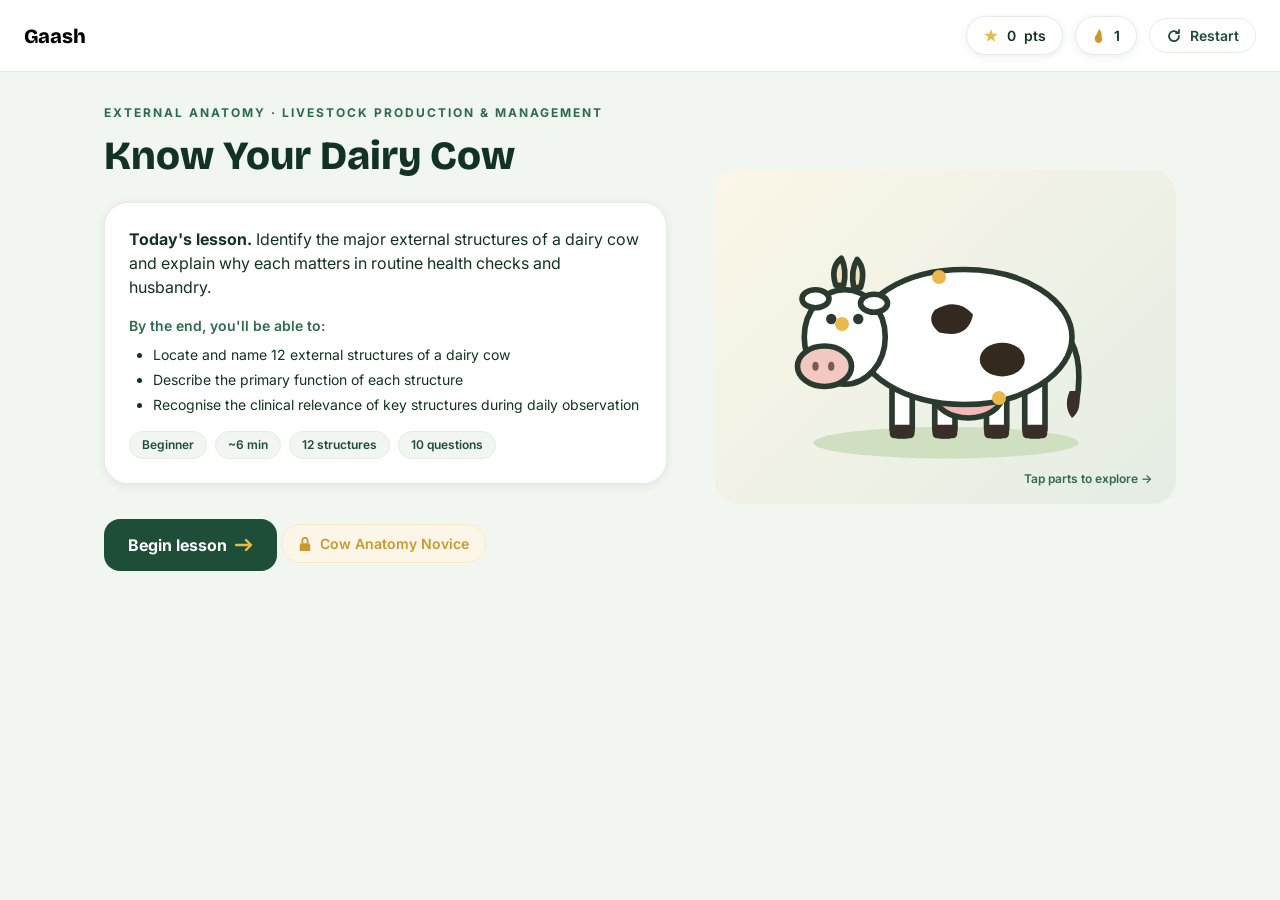
<file: index.html>
<!DOCTYPE html>
<html lang="en">
<head>
  <meta charset="UTF-8">
  <meta name="viewport" content="width=device-width, initial-scale=1.0">
  <title>Gaash: Know Your Dairy Cow</title>

  <!-- Two fonts only: Bricolage Grotesque (display) + Inter (body) -->
  <link rel="preconnect" href="https://fonts.googleapis.com">
  <link rel="preconnect" href="https://fonts.gstatic.com" crossorigin>
  <link href="https://fonts.googleapis.com/css2?family=Bricolage+Grotesque:opsz,wght@12..96,400;12..96,600;12..96,800&family=Inter:wght@400;600;800&display=swap" rel="stylesheet">

  <link rel="stylesheet" href="styles.css">
</head>
<body>
  <!-- Accessibility: lets keyboard users jump straight to content -->
  <a class="skip-link" href="#main">Skip to content</a>

  <!-- ===== Persistent top bar (lives on every screen) ===== -->
  <header class="app-bar">
    <button class="brand" data-goto="welcome" aria-label="Gaash, go to start">
      <span class="brand__name">Gaash</span>
    </button>

    <div class="app-bar__right">
      <div class="stats" aria-label="Your progress">
        <span class="chip" id="chip-points">
          <svg class="chip__icon" width="16" height="16" viewBox="-9 -9 18 18" aria-hidden="true">
            <path d="M0,-8 L1.9,-2.6 L7.7,-2.5 L3,1 L4.8,6.6 L0,3.2 L-4.8,6.6 L-3,1 L-7.7,-2.5 L-1.9,-2.6 Z" fill="#EBB84A"/>
          </svg>
          <span id="points-value">0</span> pts
        </span>
        <span class="chip" id="chip-streak" title="Daily learning streak" aria-label="Daily learning streak">
          <svg class="chip__icon" width="14" height="16" viewBox="0 0 14 16" aria-hidden="true">
            <path d="M7 1 c4 4 2 7 3 9 c1 2 -1 5 -3 5 c-3 0 -5 -3 -4 -6 c1 -2 3 -5 4 -8 Z" fill="#C9992F"/>
          </svg>
          <span id="streak-value">0</span>
        </span>
      </div>
      <button class="iconbtn" id="restart-btn" aria-label="Restart lesson" title="Restart lesson">
        <svg width="16" height="16" viewBox="0 0 16 16" fill="none" aria-hidden="true">
          <path d="M13 8a5 5 0 1 1-1.5-3.5M13 2v3h-3" stroke="currentColor" stroke-width="1.8" stroke-linecap="round" stroke-linejoin="round"/>
        </svg>
        Restart
      </button>
    </div>
  </header>

  <!-- ===== Screens: only one is visible at a time ===== -->
  <main id="main">
    <!-- Screen 1 -->
    <section class="screen is-active" id="screen-welcome" aria-label="Welcome">
      <p class="placeholder">Screen 1 · Welcome</p>
    </section>

    <!-- Screen 2 -->
    <section class="screen" id="screen-lesson" aria-label="Lesson">
      <p class="placeholder">Screen 2 · Lesson</p>
    </section>

    <!-- Screen 3 -->
    <section class="screen" id="screen-quiz" aria-label="Quiz">
      <p class="placeholder">Screen 3 · Quiz</p>
    </section>

    <!-- Screen 4 -->
    <section class="screen" id="screen-reward" aria-label="Lesson complete">
      <p class="placeholder">Screen 4 · Reward</p>
    </section>
  </main>

  <!-- Each lesson is a separate data file (data-driven & scalable) -->
  <script src="lessons/cow.js"></script>
  <script src="lessons/buffalo.js"></script>
  <script src="app.js"></script>
</body>
</html>
</file>
<file: styles.css>
/* =====================================================================
   GAASH: DESIGN SYSTEM
   Two fonts (Bricolage Grotesque + Inter), two hues (green + yellow)
   with tints/shades, and a strict 4px spacing grid.
   Every value below is a token. Nothing off-system.
   ===================================================================== */

:root {
  /* ---- COLOUR: GREEN (structure, text, "correct") ---- */
  --green-900: #123324;   /* ink / headings            */
  --green-700: #1E4D38;   /* primary buttons, brand    */
  --green-500: #2E6B4E;   /* soft text, success        */
  --green-300: #7FA98F;   /* muted, disabled           */
  --green-100: #E4EDE4;   /* borders, hairlines        */
  --green-50:  #F2F6F1;   /* page background           */

  /* ---- COLOUR: YELLOW (reward, progress, attention) ---- */
  --yellow-700: #C9992F;  /* yellow text on light (a11y-safe) */
  --yellow-500: #EBB84A;  /* points, badges, accents          */
  --yellow-300: #F3D488;  /* highlights                       */
  --yellow-100: #F7EBC7;  /* soft fills                       */
  --yellow-50:  #FBF6E7;  /* faint panels                     */

  /* ---- SEMANTIC (everything maps back to the two hues) ---- */
  --bg:       var(--green-50);
  --surface:  #FFFFFF;
  --ink:      var(--green-900);
  --ink-soft: var(--green-500);
  --line:     var(--green-100);
  --focus:    var(--yellow-700);   /* visible focus ring */

  /* ---- SPACING: strict 4px grid ---- */
  --space-1:  4px;
  --space-2:  8px;
  --space-3:  12px;
  --space-4:  16px;
  --space-6:  24px;
  --space-8:  32px;
  --space-12: 48px;
  --space-16: 64px;

  /* ---- RADIUS (same 4x family) ---- */
  --r-sm: 8px;
  --r-md: 16px;
  --r-lg: 24px;

  /* ---- TYPE ---- */
  --font-display: 'Bricolage Grotesque', system-ui, sans-serif;
  --font-body:    'Inter', system-ui, sans-serif;
  --fs-1: 40px;   /* hero titles   */
  --fs-2: 28px;   /* screen titles */
  --fs-3: 20px;   /* subheads      */
  --fs-4: 16px;   /* body          */
  --fs-5: 14px;   /* labels        */
  --fs-6: 12px;   /* captions      */

  /* ---- ELEVATION + MOTION ---- */
  --shadow-sm: 0 2px 8px rgba(18, 51, 36, 0.08);
  --shadow-md: 0 8px 24px rgba(18, 51, 36, 0.12);
  --transition: 180ms ease;
}

/* ---- RESET (minimal) ---- */
*, *::before, *::after { box-sizing: border-box; }
body { margin: 0; }

/* ---- BASE ---- */
body {
  font-family: var(--font-body);
  font-size: var(--fs-4);
  line-height: 1.5;
  color: var(--ink);
  background: var(--bg);
  -webkit-font-smoothing: antialiased;
}
h1, h2, h3 {
  font-family: var(--font-display);
  font-weight: 800;
  line-height: 1.1;
  margin: 0;
}
p { margin: 0; }
button { font-family: inherit; cursor: pointer; }

/* ---- ACCESSIBILITY ---- */
:focus-visible {
  outline: 3px solid var(--focus);
  outline-offset: 2px;
  border-radius: var(--r-sm);
}
.skip-link {
  position: absolute;
  left: var(--space-4);
  top: -48px;
  background: var(--green-700);
  color: #fff;
  padding: var(--space-2) var(--space-4);
  border-radius: var(--r-sm);
  transition: top var(--transition);
  z-index: 10;
}
.skip-link:focus { top: var(--space-4); }

@media (prefers-reduced-motion: reduce) {
  *, *::before, *::after { animation: none !important; transition: none !important; }
}

/* ---- APP BAR ---- */
.app-bar {
  position: sticky;
  top: 0;
  z-index: 5;
  display: flex;
  align-items: center;
  justify-content: space-between;
  padding: var(--space-4) var(--space-6);
  background: var(--surface);
  border-bottom: 1px solid var(--line);
}
.brand { display: flex; align-items: center; gap: var(--space-3); }
.brand__name { font-family: var(--font-display); font-weight: 800; font-size: var(--fs-3); }

.stats { display: flex; gap: var(--space-3); }
.chip {
  display: inline-flex;
  align-items: center;
  gap: var(--space-2);
  padding: var(--space-2) var(--space-4);
  background: var(--surface);
  border: 1px solid var(--line);
  border-radius: 999px;
  font-size: var(--fs-5);
  font-weight: 600;
  box-shadow: var(--shadow-sm);
}
.chip__icon { flex: none; }

/* ---- SCREENS ---- */
main { max-width: 1120px; margin: 0 auto; padding: var(--space-8) var(--space-6); }
.screen { display: none; }
.screen.is-active { display: block; animation: fadeUp 320ms ease; }

@keyframes fadeUp {
  from { opacity: 0; transform: translateY(8px); }
  to   { opacity: 1; transform: translateY(0); }
}

/* ---- BUTTONS ---- */
.btn {
  display: inline-flex;
  align-items: center;
  gap: var(--space-2);
  padding: var(--space-4) var(--space-6);
  border: none;
  border-radius: var(--r-md);
  font-size: var(--fs-4);
  font-weight: 700;
  transition: transform var(--transition), background var(--transition);
}
.btn-primary { background: var(--green-700); color: #fff; }
.btn-primary:hover { background: var(--green-900); }
.btn:active { transform: translateY(1px); }
.btn[disabled] { background: var(--green-100); color: var(--green-300); cursor: not-allowed; }

/* ---- temporary placeholder (removed as we build each screen) ---- */
.placeholder {
  padding: var(--space-16) var(--space-6);
  text-align: center;
  color: var(--ink-soft);
  font-size: var(--fs-3);
  border: 2px dashed var(--green-100);
  border-radius: var(--r-lg);
}

/* =====================================================================
   SCREEN 1: WELCOME
   ===================================================================== */
.welcome {
  display: grid;
  grid-template-columns: 1.1fr 0.9fr;
  gap: var(--space-12);
  align-items: center;
}
.eyebrow {
  font-size: var(--fs-6);
  font-weight: 700;
  letter-spacing: 2px;
  text-transform: uppercase;
  color: var(--green-500);
  margin-bottom: var(--space-3);
}
.welcome__title {
  font-size: var(--fs-1);
  color: var(--ink);
  margin-bottom: var(--space-6);
}

/* the educational-module card */
.module {
  background: var(--surface);
  border: 1px solid var(--line);
  border-radius: var(--r-lg);
  padding: var(--space-6);
  margin-bottom: var(--space-6);
  box-shadow: var(--shadow-sm);
}
.module__objective { margin-bottom: var(--space-4); }
.module__label {
  font-size: var(--fs-5);
  font-weight: 600;
  color: var(--ink-soft);
  margin-bottom: var(--space-2);
}
.module__outcomes {
  margin: 0 0 var(--space-4);
  padding-left: var(--space-6);
  display: grid;
  gap: var(--space-1);
}
.module__outcomes li { font-size: var(--fs-5); }

.meta { display: flex; flex-wrap: wrap; gap: var(--space-2); }
.meta__item {
  font-size: var(--fs-6);
  font-weight: 600;
  color: var(--green-700);
  background: var(--green-50);
  border: 1px solid var(--line);
  border-radius: 999px;
  padding: var(--space-1) var(--space-3);
}

.badge-chip {
  display: inline-flex;
  align-items: center;
  gap: var(--space-2);
  margin-top: var(--space-4);
  padding: var(--space-2) var(--space-4);
  border-radius: 999px;
  font-size: var(--fs-5);
  font-weight: 600;
}
.badge-chip--locked {
  background: var(--yellow-50);
  border: 1px solid var(--yellow-100);
  color: var(--yellow-700);
}
.badge-chip--earned {
  background: var(--yellow-100);
  border: 1px solid var(--yellow-500);
  color: var(--green-900);
  font-weight: 700;
}

/* hero panel with the cow */
.welcome__hero {
  position: relative;
  background: linear-gradient(135deg, var(--yellow-50), var(--green-100));
  border-radius: var(--r-lg);
  padding: var(--space-8);
  display: grid;
  place-items: center;
}
.cow { width: 100%; max-width: 360px; height: auto; }
.hero__hint {
  position: absolute;
  bottom: var(--space-4);
  right: var(--space-6);
  font-size: var(--fs-6);
  font-weight: 600;
  color: var(--green-500);
}

/* pulsing teaser dots that hint at the tap interaction */
.tease {
  position: absolute;
  width: 14px; height: 14px;
  border-radius: 50%;
  background: var(--yellow-500);
  animation: pulse 2s infinite ease-out;
}
.tease--1 { left: 26%; top: 44%; }
.tease--2 { left: 47%; top: 30%; animation-delay: 0.5s; }
.tease--3 { left: 60%; top: 66%; animation-delay: 1s; }
@keyframes pulse {
  0%   { box-shadow: 0 0 0 3px rgba(235,184,74,.35); }
  70%  { box-shadow: 0 0 0 12px rgba(235,184,74,0); }
  100% { box-shadow: 0 0 0 3px rgba(235,184,74,0); }
}

@media (max-width: 820px) {
  .welcome { grid-template-columns: 1fr; gap: var(--space-8); }
  .welcome__title { font-size: var(--fs-2); }
}

/* =====================================================================
   SCREEN 2: LESSON
   ===================================================================== */
.lesson {
  display: grid;
  grid-template-columns: 1fr 340px;
  gap: var(--space-8);
  align-items: start;
}

.lesson__progress {
  display: flex;
  align-items: center;
  gap: var(--space-3);
  margin-bottom: var(--space-4);
}
.lesson__progress-label { font-size: var(--fs-5); font-weight: 600; color: var(--ink-soft); }
.bar { flex: 1; height: 10px; background: var(--green-100); border-radius: 999px; overflow: hidden; }
.bar__fill { height: 100%; width: 0; background: var(--yellow-500); border-radius: 999px; transition: width var(--transition); }
.lesson__count { font-size: var(--fs-5); font-weight: 800; color: var(--green-700); }

.stage {
  background: linear-gradient(135deg, var(--yellow-50), var(--green-100));
  border-radius: var(--r-lg);
  padding: var(--space-8);
}
.stage__cow { position: relative; width: 100%; max-width: 460px; margin: 0 auto; }
.stage__cow .cow { max-width: none; display: block; }
.stage__hint { text-align: center; font-size: var(--fs-5); color: var(--green-500); margin-top: var(--space-4); }

/* hotspots: 44px touch targets (a11y) with a smaller visual dot */
.hotspots { position: absolute; inset: 0; }
.hotspot {
  position: absolute;
  width: 44px; height: 44px;
  transform: translate(-50%, -50%);
  padding: 0; border: none; background: transparent; cursor: pointer;
}
.hotspot::before {
  content: ""; position: absolute; inset: 13px;
  border-radius: 50%; background: var(--yellow-500);
  box-shadow: 0 0 0 4px rgba(235, 184, 74, .3);
  animation: pulse 2s infinite ease-out;
}
.hotspot.is-found::before { background: var(--green-500); box-shadow: none; animation: none; }
.hotspot.is-found::after {
  content: ""; position: absolute; left: 19px; top: 15px;
  width: 5px; height: 10px; border: solid #fff; border-width: 0 2px 2px 0;
  transform: rotate(45deg);
}

/* right rail */
.lesson__rail { display: flex; flex-direction: column; }
.partcard {
  background: var(--surface); border: 1px solid var(--line);
  border-radius: var(--r-md); padding: var(--space-6);
  box-shadow: var(--shadow-sm); min-height: 150px;
}
.partcard__empty { color: var(--ink-soft); }
.partcard__cat {
  font-size: var(--fs-6); font-weight: 700; letter-spacing: 1.5px;
  text-transform: uppercase; color: var(--yellow-700); margin-bottom: var(--space-2);
}
.partcard__name { font-size: var(--fs-2); display: flex; align-items: center; gap: var(--space-3); margin-bottom: var(--space-3); }
.partcard__name .pts {
  font-family: var(--font-body); font-size: var(--fs-6); font-weight: 700;
  color: var(--green-500); background: var(--green-50);
  border-radius: 999px; padding: 2px 8px;
}
.partcard__fn { font-size: var(--fs-5); color: var(--ink-soft); }
.disclose {
  margin-top: var(--space-4); background: none; border: none; padding: 0;
  color: var(--green-700); font-weight: 700; font-size: var(--fs-5);
  text-decoration: underline; text-underline-offset: 3px;
}
.partcard__detail {
  margin-top: var(--space-4); padding-top: var(--space-4);
  border-top: 1px solid var(--line); display: grid; gap: var(--space-3);
}
.partcard__detail p { font-size: var(--fs-5); color: var(--ink-soft); }
.partcard__detail strong { color: var(--ink); }

.feed {
  margin-top: var(--space-4);
  background: var(--surface); border: 1px solid var(--line);
  border-radius: var(--r-md); padding: var(--space-4) var(--space-6);
}
.feed__title { font-size: var(--fs-5); margin-bottom: var(--space-3); }
.feed__list { list-style: none; margin: 0; padding: 0; display: grid; gap: var(--space-2); max-height: 176px; overflow: auto; }
.feed__list li { display: flex; align-items: center; gap: var(--space-2); font-size: var(--fs-5); }
.feed__empty { color: var(--ink-soft); }
.feed .chk {
  width: 18px; height: 18px; flex: none; border-radius: 50%;
  background: var(--green-500); color: #fff; font-size: 11px;
  display: grid; place-items: center;
}
.feed .pts { margin-left: auto; color: var(--green-500); font-weight: 700; }

.continue { margin-top: var(--space-4); width: 100%; justify-content: center; background: var(--green-700); color: #fff; }
.continue:hover:not(:disabled) { background: var(--green-900); }

@media (max-width: 820px) {
  .lesson { grid-template-columns: 1fr; }
}

/* =====================================================================
   SCREEN 3: QUIZ
   ===================================================================== */
.quiz { max-width: 720px; margin: 0 auto; }
.quiz__head { display: flex; align-items: center; justify-content: space-between; margin-bottom: var(--space-4); }
.quiz__count { font-size: var(--fs-4); font-weight: 800; color: var(--ink); }
.quiz__count .muted { color: var(--green-300); font-weight: 600; }
.quiz__dots { display: flex; gap: var(--space-2); }
.dot { width: 10px; height: 10px; border-radius: 50%; background: var(--green-100); transition: transform var(--transition); }
.dot--current { background: var(--yellow-500); transform: scale(1.25); }
.dot--right { background: var(--green-500); }
.dot--wrong { background: var(--green-300); }

.quiz__card {
  background: var(--surface); border: 1px solid var(--line);
  border-radius: var(--r-lg); padding: var(--space-8); box-shadow: var(--shadow-sm);
}
.q-meta {
  display: inline-block; font-size: var(--fs-6); font-weight: 700;
  letter-spacing: 0.5px; text-transform: uppercase;
  color: var(--yellow-700); background: var(--yellow-50);
  border-radius: 999px; padding: var(--space-1) var(--space-3); margin-bottom: var(--space-4);
}
.q-prompt { font-size: var(--fs-2); color: var(--ink); margin-bottom: var(--space-6); }

.q-options { display: grid; grid-template-columns: 1fr 1fr; gap: var(--space-3); }
.q-option {
  text-align: left; padding: var(--space-4); border-radius: var(--r-md);
  border: 1.5px solid var(--green-100); background: var(--green-50);
  font-size: var(--fs-4); font-weight: 600; color: var(--ink); transition: border-color var(--transition);
}
.q-option:hover:not(:disabled) { border-color: var(--green-300); }
.q-option.is-correct { background: var(--green-500); border-color: var(--green-500); color: #fff; }
.q-option.is-chosen-wrong { background: var(--surface); border-color: var(--green-300); color: var(--ink-soft); text-decoration: line-through; }

.q-taphint { font-size: var(--fs-5); color: var(--ink-soft); margin-bottom: var(--space-4); }
.stage--quiz { padding: var(--space-6); }
.hotspot--quiz.is-correct::before { background: var(--green-500); box-shadow: none; animation: none; }
.hotspot--quiz.is-chosen-wrong::before { background: var(--green-300); box-shadow: none; animation: none; }

.q-feedback {
  display: flex; align-items: flex-start; gap: var(--space-3);
  margin-top: var(--space-6); padding: var(--space-4);
  border-radius: var(--r-md); font-size: var(--fs-5);
}
.q-feedback.is-right { background: var(--green-50); color: var(--green-700); }
.q-feedback.is-wrong { background: var(--yellow-50); color: var(--ink); }
.q-feedback__icon {
  flex: none; width: 22px; height: 22px; border-radius: 50%;
  display: grid; place-items: center; font-weight: 800; color: #fff; font-size: 13px;
}
.q-feedback.is-right .q-feedback__icon { background: var(--green-500); }
.q-feedback.is-wrong .q-feedback__icon { background: var(--yellow-700); }

.quiz__foot { display: flex; align-items: center; justify-content: flex-end; margin-top: var(--space-6); }

@media (max-width: 600px) {
  .q-options { grid-template-columns: 1fr; }
  .quiz__card { padding: var(--space-6); }
}

/* =====================================================================
   SCREEN 4: LEARNING SUMMARY
   ===================================================================== */
.summary { max-width: 760px; margin: 0 auto; display: grid; gap: var(--space-6); }

.summary__head { display: flex; align-items: center; gap: var(--space-6); }
.badge-medal { width: 88px; height: 88px; flex: none; filter: drop-shadow(0 4px 12px rgba(235,184,74,.45)); }
.badge-medal svg { width: 100%; height: 100%; }
.summary__title { font-size: var(--fs-2); color: var(--ink); margin: var(--space-1) 0; }
.summary__reflect { font-size: var(--fs-5); color: var(--ink-soft); }

.summary__tiles { display: grid; grid-template-columns: repeat(4, 1fr); gap: var(--space-3); }
.tile {
  background: var(--surface); border: 1px solid var(--line); border-radius: var(--r-md);
  padding: var(--space-4); text-align: center;
}
.tile__num { display: block; font-family: var(--font-display); font-weight: 800; font-size: var(--fs-2); color: var(--green-700); }
.tile__lbl { font-size: var(--fs-6); color: var(--ink-soft); }

.summary__mastery { display: grid; grid-template-columns: 1fr 1fr; gap: var(--space-4); }
.mastery { background: var(--surface); border: 1px solid var(--line); border-radius: var(--r-md); padding: var(--space-6); }
.mastery h2 { font-size: var(--fs-4); margin-bottom: var(--space-4); }
.mastery ul { list-style: none; margin: 0; padding: 0; display: grid; gap: var(--space-3); }
.mastery li { display: flex; align-items: center; gap: var(--space-2); font-size: var(--fs-5); font-weight: 600; }
.mastery .mk { width: 12px; height: 12px; border-radius: 50%; flex: none; }
.mastery--good .mk { background: var(--green-500); }
.mastery--review .mk { background: var(--yellow-500); }
.mastery .score { margin-left: auto; color: var(--ink-soft); font-weight: 700; }
.mastery__empty { color: var(--ink-soft); font-weight: 400; }


.summary__foot { display: flex; align-items: center; gap: var(--space-4); flex-wrap: wrap; }
.nextcard {
  flex: 1; min-width: 260px; display: flex; align-items: center; justify-content: space-between; gap: var(--space-4);
  background: linear-gradient(135deg, var(--yellow-50), var(--green-100));
  border-radius: var(--r-md); padding: var(--space-4) var(--space-6);
}
.nextcard__label { font-size: var(--fs-6); font-weight: 700; text-transform: uppercase; letter-spacing: 1px; color: var(--yellow-700); }
.nextcard__title { font-size: var(--fs-4); font-weight: 700; color: var(--ink); }
.summary__review { background: var(--surface); border: 1.5px solid var(--green-100); color: var(--green-700); }
.summary__review:hover { border-color: var(--green-300); }

@media (max-width: 720px) {
  .summary__tiles { grid-template-columns: 1fr 1fr; }
  .summary__mastery { grid-template-columns: 1fr; }
  .summary__head { flex-direction: column; text-align: center; }
}

/* =====================================================================
   FIXES
   ===================================================================== */
/* 1) A class-level `display` was overriding the HTML `hidden` attribute
      (equal specificity, later rule won). Make hidden explicitly hide. */
.partcard__detail[hidden],
.q-feedback[hidden] { display: none; }

/* 2) Overlapping hotspots: keep UNFOUND dots above FOUND ones so the
      last dot in a cluster is always clickable. */
.hotspot { z-index: 2; }
.hotspot.is-found { z-index: 1; }

/* =====================================================================
   TOP BAR: clickable brand + restart button
   ===================================================================== */
.brand { background: none; border: none; padding: 0; cursor: pointer; font: inherit; }
.brand:hover .brand__name { color: var(--green-700); }

.app-bar__right { display: flex; align-items: center; gap: var(--space-3); }

.iconbtn {
  display: inline-flex; align-items: center; gap: var(--space-2);
  padding: var(--space-2) var(--space-4);
  border: 1px solid var(--line); background: var(--surface);
  border-radius: 999px; font-size: var(--fs-5); font-weight: 600;
  color: var(--green-700); transition: border-color var(--transition);
}
.iconbtn:hover { border-color: var(--green-300); }

@media (max-width: 520px) {
  .iconbtn { padding: var(--space-2); }
  .iconbtn svg { margin: 0; }
}
</file>
